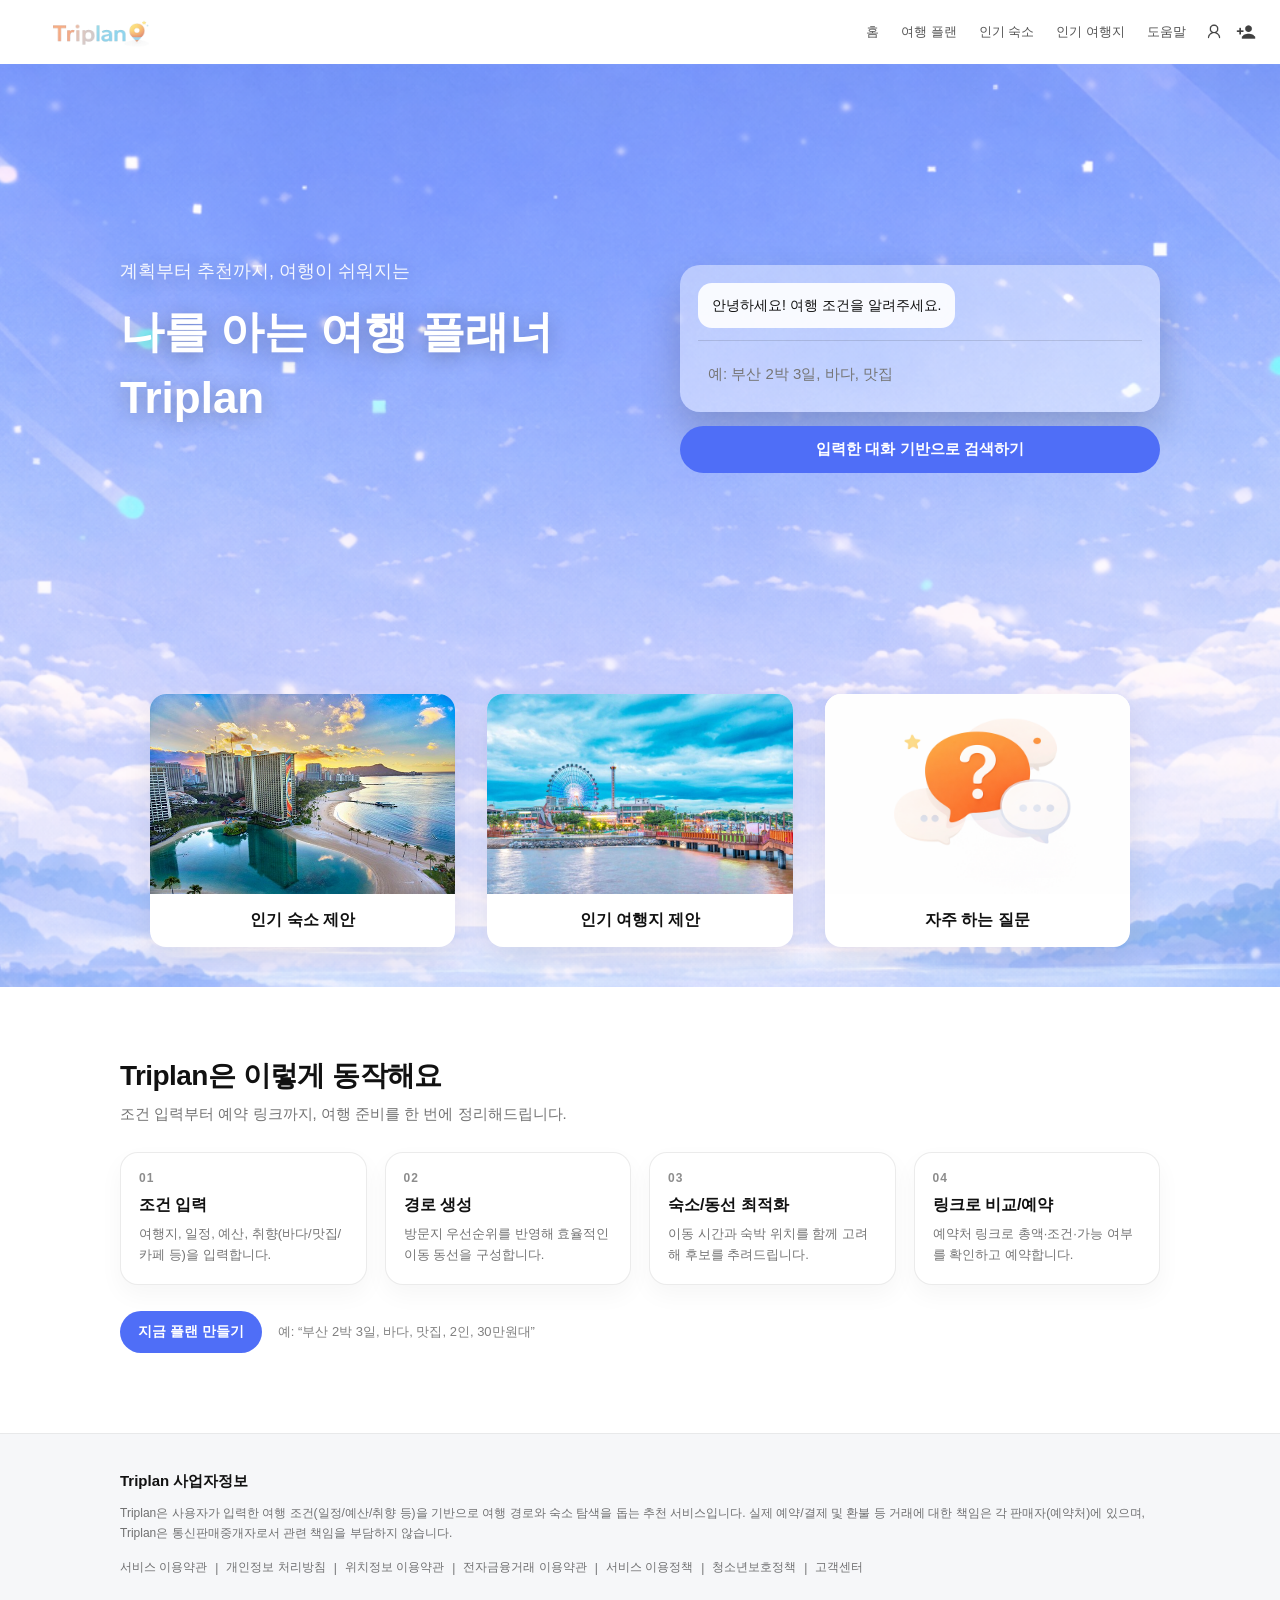
<file: project/index.html>
<!DOCTYPE html>
<html lang="ko">
<head>
  <meta charset="UTF-8" />
  <meta name="viewport" content="width=device-width, initial-scale=1.0" />
  <title>Triplan</title>
  <link rel="stylesheet" href="../project/index.css" />
</head>

<body>
  <header class="header">
    <nav class="nav">
      <a class="brand" href="../project/index.html">
        <img class="brand-img" src="../projectimg/logo.png" alt="Triplan" />
      </a>

      <div class="nav-menu">
        <a href="../project/index.html">홈</a>
        <a href="../project/plan.html">여행 플랜</a>
        <a href="#">인기 숙소</a>
        <a href="#">인기 여행지</a>
        <a href="#">도움말</a>
      </div>

      <div class="nav-logsign">
        <a href="login.html" id="login" aria-label="로그인">
          <img class="icon" src="../projectimg/login.png" alt="로그인" />
        </a>
        <a href="signup.html" aria-label="회원가입">
          <img class="icon" src="../projectimg/signup.png" alt="회원가입" />
        </a>
      </div>
    </nav>
  </header>
<!-- 여기까지는 공통 사용 -->
  <main class="main">
    <section class="sub">
      <div class="intro">
        <h1 class="intitle">
          계획부터 추천까지, 여행이 쉬워지는<br />
          <span class="intstrong">나를 아는 여행 플래너<br />Triplan</span>
        </h1>
      </div>

      <div class="panel">
        <div class="chat">
          <div class="log">
            <div class="msg bot">안녕하세요! 여행 조건을 알려주세요.</div>
          </div>

          <div class="input1">
            <input class="input2" type="text" placeholder="예: 부산 2박 3일, 바다, 맛집" />
          </div>
        </div>

        <div class="panel2">
          <a class="btn" href="../project/plan.html">입력한 대화 기반으로 검색하기</a>
        </div>
      </div>
    </section>

    <section class="cards">
      <article class="card">
        <img class="cardimg" src="../projectimg/card1.jpg" alt="인기 숙소" />
        <h2 class="cardtitle">인기 숙소 제안</h2>
      </article>

      <article class="card">
        <img class="cardimg" src="../projectimg/card2.jpg" alt="인기 여행지" />
        <h2 class="cardtitle">인기 여행지 제안</h2>
      </article>

      <article class="card">
        <img class="cardimg" src="../projectimg/card3.png" alt="자주 하는 질문" />
        <h2 class="cardtitle">자주 하는 질문</h2>
      </article>
    </section>

    <section class="steps1">
      <div class="wrap">
        <div class="stepshead">
          <h2 class="stepstitle">Triplan은 이렇게 동작해요</h2>
          <p class="stepssub">조건 입력부터 예약 링크까지, 여행 준비를 한 번에 정리해드립니다.</p>
        </div>

        <div class="steps2">
          <div class="step">
            <div class="step1234">01</div>
            <h3 class="steptitle">조건 입력</h3>
            <p class="steptext">여행지, 일정, 예산, 취향(바다/맛집/카페 등)을 입력합니다.</p>
          </div>

          <div class="step">
            <div class="step1234">02</div>
            <h3 class="steptitle">경로 생성</h3>
            <p class="steptext">방문지 우선순위를 반영해 효율적인 이동 동선을 구성합니다.</p>
          </div>

          <div class="step">
            <div class="step1234">03</div>
            <h3 class="steptitle">숙소/동선 최적화</h3>
            <p class="steptext">이동 시간과 숙박 위치를 함께 고려해 후보를 추려드립니다.</p>
          </div>

          <div class="step">
            <div class="step1234">04</div>
            <h3 class="steptitle">링크로 비교/예약</h3>
            <p class="steptext">예약처 링크로 총액·조건·가능 여부를 확인하고 예약합니다.</p>
          </div>
        </div>

        <div class="stepsfoot">
          <a class="btn small" href="../project/plan.html">지금 플랜 만들기</a>
          <span class="hint">예: “부산 2박 3일, 바다, 맛집, 2인, 30만원대”</span>
        </div>
      </div>
    </section>
  </main>

  <footer class="footer">
    <div class="wrap">
        <a class="footertitle">Triplan 사업자정보</a>


      <p class="footertext">
        Triplan은 사용자가 입력한 여행 조건(일정/예산/취향 등)을 기반으로 여행 경로와 숙소 탐색을 돕는 추천 서비스입니다.
        실제 예약/결제 및 환불 등 거래에 대한 책임은 각 판매자(예약처)에 있으며, Triplan은 통신판매중개자로서 관련 책임을 부담하지 않습니다.
      </p>

      <div class="footerbottom">
        <nav class="footerlinks">
          <a href="#">서비스 이용약관</a><span>|</span>
          <a href="#">개인정보 처리방침</a><span>|</span>
          <a href="#">위치정보 이용약관</a><span>|</span>
          <a href="#">전자금융거래 이용약관</a><span>|</span>
          <a href="#">서비스 이용정책</a><span>|</span>
          <a href="#">청소년보호정책</a><span>|</span>
          <a href="#">고객센터</a>
        </nav>
      </div>
    </div>
  </footer>
<!-- 로그인 -->
 <div id="pop" class="pop" aria-hidden="true">
  <div id="dim" class="dim"></div>

  <div class="box" role="dialog" aria-modal="true" aria-labelledby="tit">
    <button type="button" id="x" class="x" aria-label="닫기">×</button>

    <h2 id="tit" class="tit">로그인</h2>

    <form class="form" action="#" method="post">
      <label class="f">
        <span>아이디</span>
        <input type="email" name="id" placeholder="you@example.com" required />
      </label>

      <label class="f">
        <span>비밀번호</span>
        <input type="password" name="pw" placeholder="••••••••" required />
      </label>

      <button type="submit" class="ok">로그인</button>

      <div class="foot">
        <a href="signup.html">회원가입</a>
        <a href="#" class="m">비밀번호 찾기</a>
      </div>
    </form>
  </div>
</div>

  <script>
    // ===== login  // 구현을 위해 gpt사용
    const login = document.getElementById("login");
  const pop = document.getElementById("pop");
  const dim = document.getElementById("dim");
  const x = document.getElementById("x");

  function on() {
    pop.classList.add("on");
    pop.setAttribute("aria-hidden", "false");
    document.body.style.overflow = "hidden";
  }

  function off() {
    pop.classList.remove("on");
    pop.setAttribute("aria-hidden", "true");
    document.body.style.overflow = "";
  }

  if (login && pop) {
    login.addEventListener("click", (e) => {
      e.preventDefault(); // login.html 이동 막기
      on();
    });

    dim.addEventListener("click", off);
    x.addEventListener("click", off);

    window.addEventListener("keydown", (e) => {
      if (e.key === "Escape" && pop.classList.contains("on")) off();
    });
  }
  </script>
  <script>
    // 구현을 위해 gpt사용
    document.addEventListener("DOMContentLoaded", () => {
      const input = document.querySelector(".input2");
      const log = document.querySelector(".log");

      function pushMsg(text, type) {
        const el = document.createElement("div");
        el.className = "msg " + type;
        el.textContent = text;
        log.appendChild(el);
        log.scrollTop = log.scrollHeight;
      }

      function sendMessage() {
        const text = input.value.trim();
        if (!text) return;
        pushMsg(text, "me");
        input.value = "";
        input.focus();
      }

      input.addEventListener("keydown", (e) => {
        if (e.key === "Enter") {
          e.preventDefault();
          sendMessage();
        }
      });
    });
  </script>
</body>
</html>
</file>
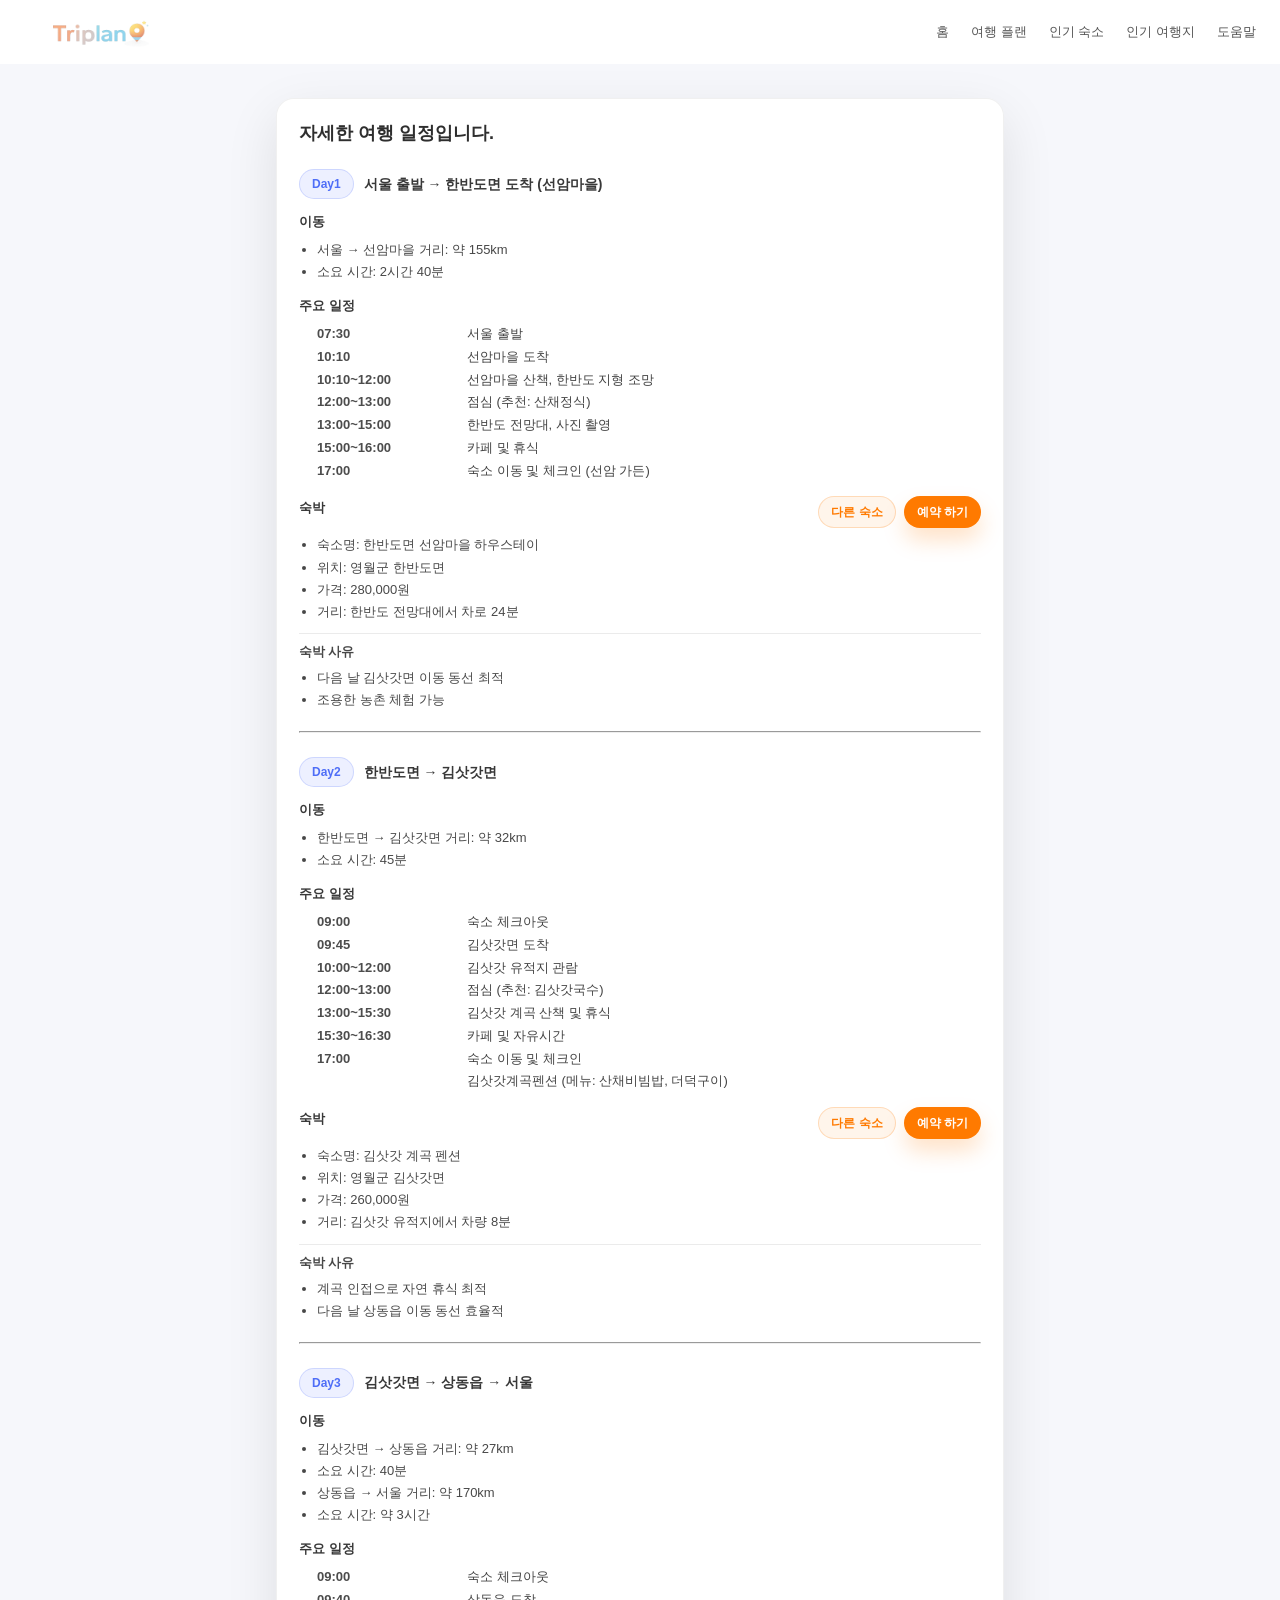
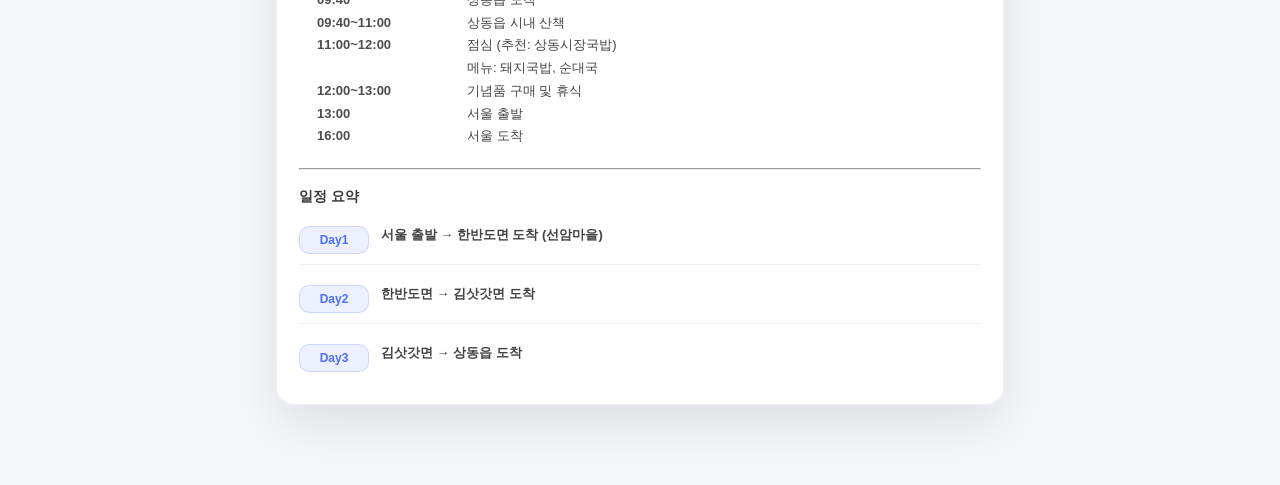
<file: project/detail.html>
<!DOCTYPE html>
<html lang="ko">
<head>
  <meta charset="UTF-8" />
  <meta name="viewport" content="width=device-width, initial-scale=1.0" />
  <title>Triplan | 상세 일정</title>
  <link rel="stylesheet" href="../project/detail.css" />
</head>

<body>
  <header class="header">
    <nav class="nav">
      <a class="brand" href="../project/index.html">
        <img class="brand-img" src="../projectimg/logo.png" alt="Triplan" />
      </a>

      <div class="nav-menu">
        <a href="../project/index.html">홈</a>
        <a href="../project/plan.html">여행 플랜</a>
        <a href="#">인기 숙소</a>
        <a href="#">인기 여행지</a>
        <a href="#">도움말</a>
      </div>

      <!-- <div class="nav-logsign">
        <a href="login.html" aria-label="로그인">
          <img class="icon" src="../projectimg/login.png" alt="로그인" />
        </a>
        <a href="signup.html" aria-label="회원가입">
          <img class="icon" src="../projectimg/signup.png" alt="회원가입" />
        </a>
      </div>
    </nav> -->
  </header>
<main class="page">
  <div class="container">
    <div class="main">
      <h1 class="title">자세한 여행 일정입니다.</h1>

      <section class="day">
        <div class="day-head">
          <span class="c">Day1</span>
          <h2>서울 출발 → 한반도면 도착 (선암마을)</h2>
        </div>

        <div class="detail">
          <h3>이동</h3>
          <ul class="list">
            <li>서울 → 선암마을 거리: 약 155km</li>
            <li>소요 시간: 2시간 40분</li>
          </ul>
        </div>

        <div class="detail">
          <h3>주요 일정</h3>
          <ul class="sc">
            <li><span class="t">07:30</span>서울 출발</li>
            <li><span class="t">10:10</span>선암마을 도착</li>
            <li><span class="t">10:10~12:00</span>선암마을 산책, 한반도 지형 조망</li>
            <li><span class="t">12:00~13:00</span>점심 (추천: 산채정식)</li>
            <li><span class="t">13:00~15:00</span>한반도 전망대, 사진 촬영</li>
            <li><span class="t">15:00~16:00</span>카페 및 휴식</li>
            <li><span class="t">17:00</span>숙소 이동 및 체크인 (선암 가든)</li>
          </ul>
        </div>

        <div class="detail stay">
          <div class="bar">
            <h3>숙박</h3>
            <div class="btns">
              <a class="btn btn-other" href="#">다른 숙소</a>
              <a class="btn btn-pri" href="#">예약 하기</a>
            </div>
          </div>

          <ul class="list">
            <li>숙소명: 한반도면 선암마을 하우스테이</li>
            <li>위치: 영월군 한반도면</li>
            <li>가격: 280,000원</li>
            <li>거리: 한반도 전망대에서 차로 24분</li>
          </ul>

          <div class="sub">
            <div class="sub-title">숙박 사유</div>
            <ul class="list">
              <li>다음 날 김삿갓면 이동 동선 최적</li>
              <li>조용한 농촌 체험 가능</li>
            </ul>
          </div>
        </div>
      </section>

      <hr class="line" />

      <section class="day">
        <div class="day-head">
          <span class="c">Day2</span>
          <h2>한반도면 → 김삿갓면</h2>
        </div>

        <div class="detail">
          <h3>이동</h3>
          <ul class="list">
            <li>한반도면 → 김삿갓면 거리: 약 32km</li>
            <li>소요 시간: 45분</li>
          </ul>
        </div>

        <div class="detail">
          <h3>주요 일정</h3>
          <ul class="sc">
            <li><span class="t">09:00</span>숙소 체크아웃</li>
            <li><span class="t">09:45</span>김삿갓면 도착</li>
            <li><span class="t">10:00~12:00</span>김삿갓 유적지 관람</li>
            <li><span class="t">12:00~13:00</span>점심 (추천: 김삿갓국수)</li>
            <li><span class="t">13:00~15:30</span>김삿갓 계곡 산책 및 휴식</li>
            <li><span class="t">15:30~16:30</span>카페 및 자유시간</li>
            <li><span class="t">17:00</span>숙소 이동 및 체크인</li>
            <li><span class="t"></span>김삿갓계곡펜션 (메뉴: 산채비빔밥, 더덕구이)</li>
          </ul>
        </div>

        <div class="detail stay">
          <div class="bar">
            <h3>숙박</h3>
            <div class="btns">
              <a class="btn btn-other" href="#">다른 숙소</a>
              <a class="btn btn-pri" href="#">예약 하기</a>
            </div>
          </div>

          <ul class="list">
            <li>숙소명: 김삿갓 계곡 펜션</li>
            <li>위치: 영월군 김삿갓면</li>
            <li>가격: 260,000원</li>
            <li>거리: 김삿갓 유적지에서 차량 8분</li>
          </ul>

          <div class="sub">
            <div class="sub-title">숙박 사유</div>
            <ul class="list">
              <li>계곡 인접으로 자연 휴식 최적</li>
              <li>다음 날 상동읍 이동 동선 효율적</li>
            </ul>
          </div>
        </div>
      </section>

      <hr class="line" />

      <section class="day">
        <div class="day-head">
          <span class="c">Day3</span>
          <h2>김삿갓면 → 상동읍 → 서울</h2>
        </div>

        <div class="detail">
          <h3>이동</h3>
          <ul class="list">
            <li>김삿갓면 → 상동읍 거리: 약 27km</li>
            <li>소요 시간: 40분</li>
            <li>상동읍 → 서울 거리: 약 170km</li>
            <li>소요 시간: 약 3시간</li>
          </ul>
        </div>

        <div class="detail">
          <h3>주요 일정</h3>
          <ul class="sc">
            <li><span class="t">09:00</span>숙소 체크아웃</li>
            <li><span class="t">09:40</span>상동읍 도착</li>
            <li><span class="t">09:40~11:00</span>상동읍 시내 산책</li>
            <li><span class="t">11:00~12:00</span>점심 (추천: 상동시장국밥)</li>
            <li><span class="t"></span>메뉴: 돼지국밥, 순대국</li>
            <li><span class="t">12:00~13:00</span>기념품 구매 및 휴식</li>
            <li><span class="t">13:00</span>서울 출발</li>
            <li><span class="t">16:00</span>서울 도착</li>
          </ul>
        </div>
      </section>

      <hr class="line" />

      <section class="plan">
        <h2 class="plan-title">일정 요약</h2>
        <div class="plan-list">
          <div class="plan-row"><span class="c c2">Day1</span>서울 출발 → 한반도면 도착 (선암마을)</div>
          <div class="plan-row"><span class="c c2">Day2</span>한반도면 → 김삿갓면 도착</div>
          <div class="plan-row"><span class="c c2">Day3</span>김삿갓면 → 상동읍 도착</div>
        </div>
      </section>
    </div>
  </div>
</main>
</body>
</html>
</file>
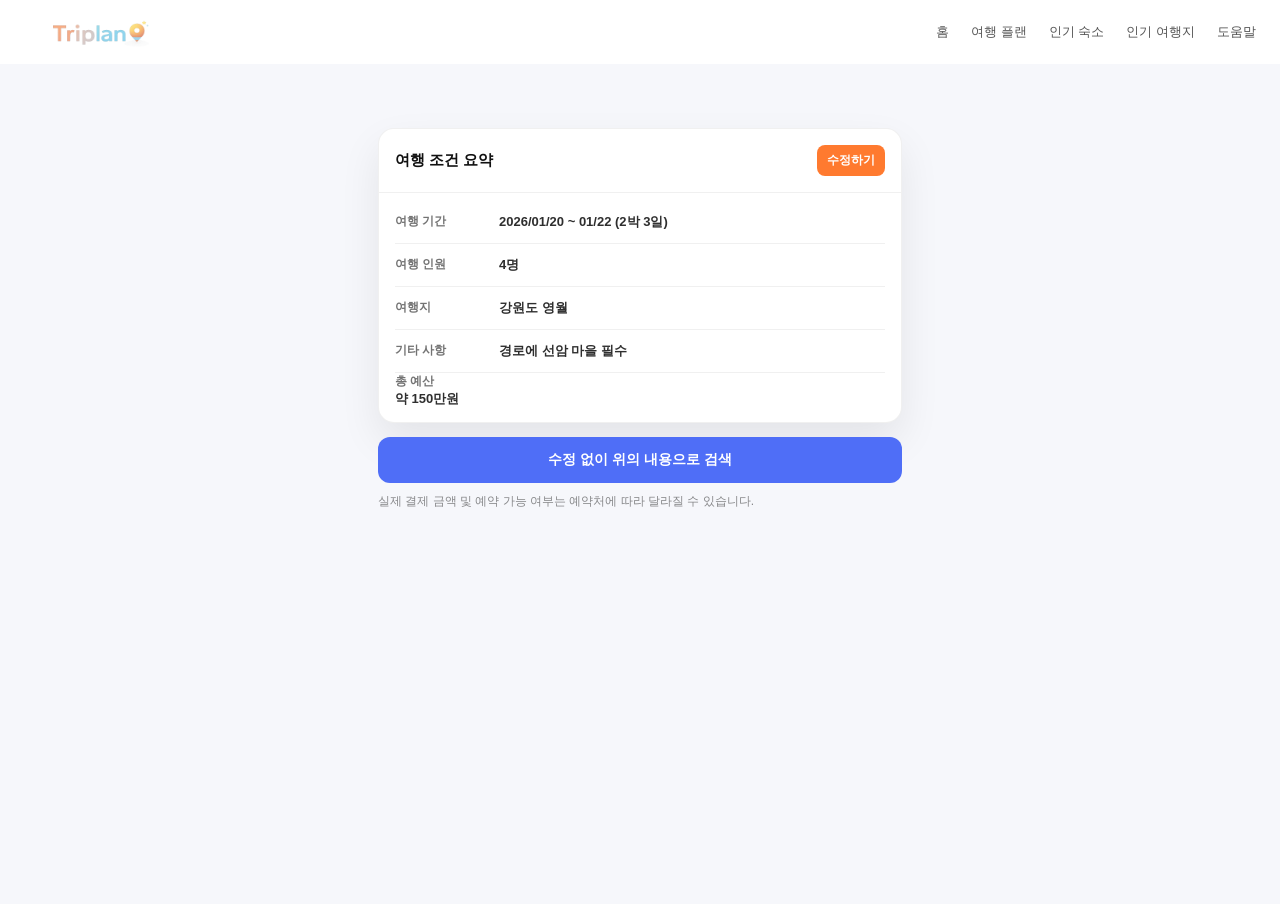
<file: project/plan.html>
<!DOCTYPE html>
<html lang="ko">
<head>
  <meta charset="UTF-8" />
  <meta name="viewport" content="width=device-width, initial-scale=1.0" />
  <title>Triplan | 여행 조건 요약</title>
  <link rel="stylesheet" href="../project/plan.css" />
</head>

<body>
  <header class="header">
    <nav class="nav">
      <a class="brand" href="../project/index.html">
        <img class="brand-img" src="../projectimg/logo.png" alt="Triplan" />
      </a>

      <div class="nav-menu">
        <a href="../project/index.html">홈</a>
        <a href="../project/plan.html">여행 플랜</a>
        <a href="#">인기 숙소</a>
        <a href="#">인기 여행지</a>
        <a href="#">도움말</a>
      </div>

      <!-- <div class="nav-logsign">
        <a href="login.html" aria-label="로그인">
          <img class="icon" src="../projectimg/login.png" alt="로그인" />
        </a>
        <a href="signup.html" aria-label="회원가입">
          <img class="icon" src="/projectimg/signup.png" alt="회원가입" />
        </a>
      </div>
    </nav> -->
  </header>
<!-- 여기까지는 공통 사용 -->

  <main class="wrap">
    <section class="box">

      <div class="card">
        <div class="head">
          <h2 class="title">여행 조건 요약</h2>
          <a class="edit" href="#">수정하기</a>
        </div>

        <div class="rows">
          <div class="row">
            <div class="label">여행 기간</div>
            <div class="value">2026/01/20 ~ 01/22 (2박 3일)</div>
          </div>

          <div class="row">
            <div class="label">여행 인원</div>
            <div class="value">4명</div>
          </div>

          <div class="row">
            <div class="label">여행지</div>
            <div class="value">강원도 영월</div>
          </div>

          <div class="row">
            <div class="label">기타 사항</div>
            <div class="value">경로에 선암 마을 필수</div>
          </div>

          <div class="rowtotal">
            <div class="label">총 예산</div>
            <div class="value">약 150만원</div>
          </div>
        </div>
      </div>

      <a class="btn" href="../project/simple.html">수정 없이 위의 내용으로 검색</a>

      <p class="note">실제 결제 금액 및 예약 가능 여부는 예약처에 따라 달라질 수 있습니다.</p>
    </section>
  </main>
</body>
</html>
</file>
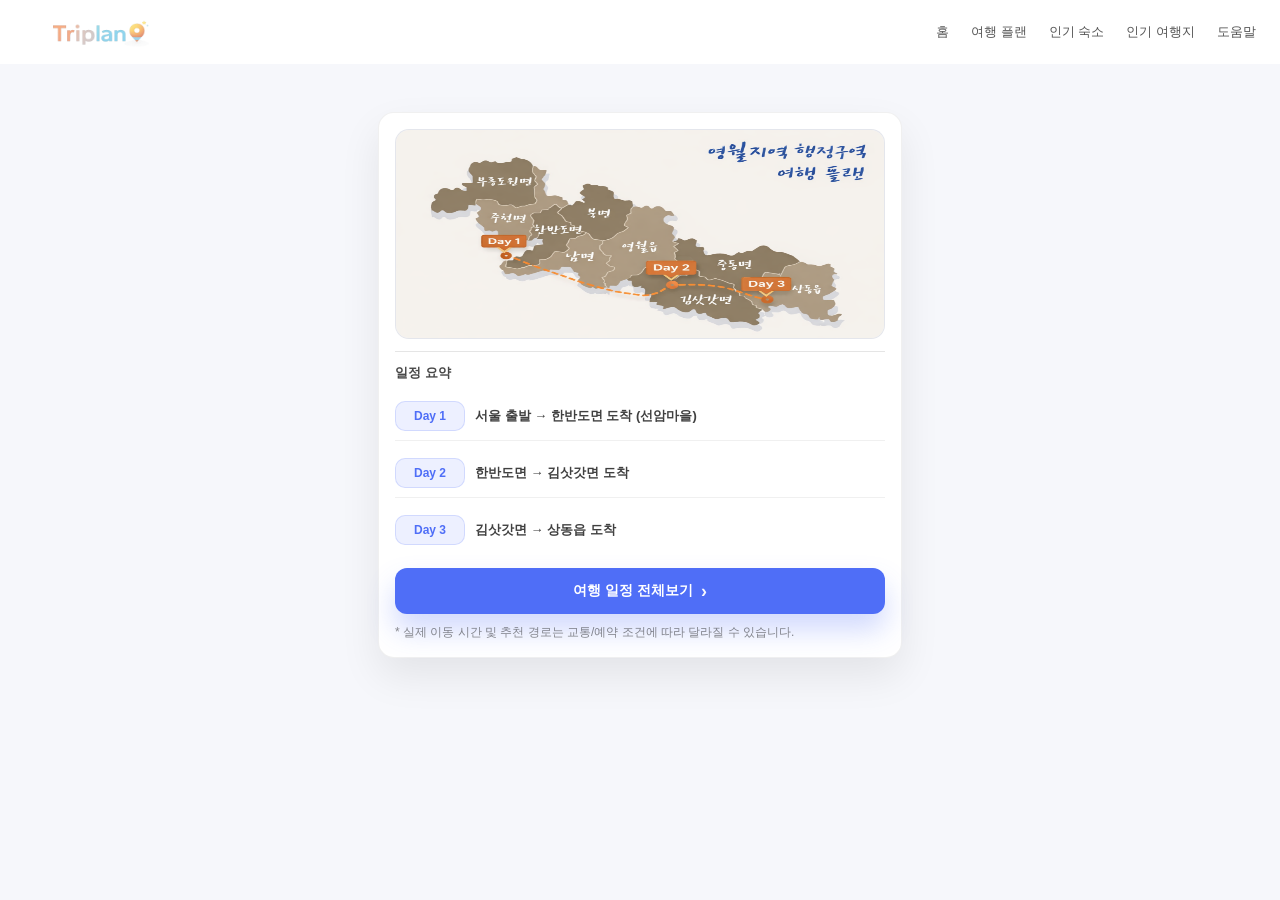
<file: project/simple.html>
<!DOCTYPE html>
<html lang="ko">
<head>
  <meta charset="UTF-8" />
  <meta name="viewport" content="width=device-width, initial-scale=1.0" />
  <title>Triplan | 경로 요약</title>
  <link rel="stylesheet" href="../project/simple.css" />
</head>

<body>
  <header class="header">
    <nav class="nav">
      <a class="brand" href="../project/index.html">
        <img class="brand-img" src="../projectimg/logo.png" alt="Triplan" />
      </a>

      <div class="nav-menu">
        <a href="../project/index.html">홈</a>
        <a href="../project/plan.html">여행 플랜</a>
        <a href="#">인기 숙소</a>
        <a href="#">인기 여행지</a>
        <a href="#">도움말</a>
      </div>

      <!-- <div class="nav-logsign">
        <a href="login.html" aria-label="로그인">
          <img class="icon" src="../projectimg/login.png" alt="로그인" />
        </a>
        <a href="signup.html" aria-label="회원가입">
          <img class="icon" src="/projectimg/signup.png" alt="회원가입" />
        </a>
      </div>
    </nav> -->
  </header>

  <main class="wrap">
    <section class="box">
      <div class="card">
        <div class="map">
          <img class="mapimg" src="../projectimg/map.png" alt="여행 경로 미리보기" />
        </div>

        <div class="sum">
          <div class="sumtitle">일정 요약</div>

          <div class="days">
            <div class="day">
              <div class="pill">Day 1</div>
              <div class="text">서울 출발 → 한반도면 도착 (선암마을)</div>
            </div>

            <div class="day">
              <div class="pill">Day 2</div>
              <div class="text">한반도면 → 김삿갓면 도착</div>
            </div>

            <div class="day">
              <div class="pill">Day 3</div>
              <div class="text">김삿갓면 → 상동읍 도착</div>
            </div>
          </div>
        </div>

        <a class="btn" href="../project/detail.html">
          여행 일정 전체보기 <span class="arrow">›</span>
        </a>

        <p class="note">
          * 실제 이동 시간 및 추천 경로는 교통/예약 조건에 따라 달라질 수 있습니다.
        </p>
      </div>
    </section>
  </main>
</body>
</html>
</file>
<file: project/index.css>
* {
  margin: 0;
  padding: 0;
  box-sizing: border-box;
}

html, body {
  height: 100%;
}

body {
  font-family: -apple-system, BlinkMacSystemFont, "Segoe UI", sans-serif;
  /* 폰트 gpt사용 */
  color: #111;
  background: #f6f7fb;
}

.header {
  background: #fff;
}

.nav {
  height: 64px;
  display: flex;
  align-items: center;
  gap: 18px;
  padding: 0 24px;
}

.brand {
  display: inline-flex;
  align-items: center;
  text-decoration: none;
}

.brand-img {
  width: 150px;
  height: 100px;
  margin-top: 10px;
}

.nav-menu {
  margin-left: auto;
  display: flex;
  gap: 22px;
  align-items: center;
}

.nav-menu a {
  font-size: 13px;
  color: #555;
  text-decoration: none;
}

.nav-menu a:hover {
  opacity: 0.7;
}

.nav-logsign {
  display: flex;
  gap: 12px;
  align-items: center;
}

.icon {
  width: 20px;
  height: 20px;
  opacity: 0.75;
  display: block;
}

.icon:hover {
  opacity: 1;
}

/* 위에까지 공통으로 사용 */

.main {
  background: url("../projectimg/main.png") no-repeat center / cover;
}

.sub {
  max-width: 1440px;
  margin: 0 auto;
  padding: 0 120px;
  min-height: 560px;
  display: grid;
  grid-template-columns: 1fr 1fr;
  align-items: center;
  gap: 80px;
}

.intitle {
  line-height: 1.5;
  font-size: 18px;
  font-weight: 400;
  color: rgba(255, 255, 255, 0.92);
  text-shadow: 0 4px 20px rgba(0, 0, 0, 0.25);
}

.intstrong {
  display: block;
  margin-top: 14px;
  font-size: 44px;
  font-weight: 700;
  color: #fff;
}

.panel {
  width: 100%;
}

.chat {
  width: 100%;
  margin-top: 50px;
  background: rgba(255, 255, 255, 0.42);
  border-radius: 20px;
  padding: 18px;
  box-shadow: 0 20px 40px rgba(0, 0, 0, 0.18);
}

.log {
  display: flex;
  gap: 10px;
  flex-direction: column;
  max-height: 240px;
  overflow: auto;
}

.msg {
  font-size: 14px;
  line-height: 1.5;
  max-width: 75%;
  padding: 12px 14px;
  border-radius: 14px;
}

.msg.bot {
  align-self: flex-start;
  background: rgba(255, 255, 255, 0.9);
  color: #111;
}

.msg.me {
  align-self: flex-end;
  background: #4f6ef7;
  color: #fff;
}

.input1 {
  margin-top: 12px;
  border-top: 1px solid rgba(0, 0, 0, 0.12);
  padding-top: 12px;
}

.input2 {
  width: 100%;
  border: none;
  background: transparent;
  outline: none;
  font-size: 15px;
  padding: 12px 10px;
}

.panel2 {
  margin-top: 14px;
}

.btn {
  display: inline-block;
  width: 100%;
  text-align: center;
  text-decoration: none;
  padding: 14px 22px;
  border-radius: 999px;
  background: #4f6ef7;
  color: #fff;
  font-weight: 700;
  font-size: 15px;
}

.btn:hover {
  background: #3d5ae0;
}

.btn.small {
  width: auto;
  padding: 12px 18px;
  font-size: 14px;
}

.cards {
  max-width: 1300px;
  margin: 70px auto 40px;
  padding: 0 150px;
  display: grid;
  grid-template-columns: repeat(3, 1fr);
  gap: 32px;
}

.card {
  background: #fff;
  border-radius: 16px;
  box-shadow: 0 10px 30px rgba(0, 0, 0, 0.08);
  overflow: hidden;
}

.card:hover {
  transform: translateY(-6px);
  transition: 0.2s;
}

.cardimg {
  width: 100%;
  height: 200px;
  object-fit: cover;
  display: block;
}

.cardtitle {
  text-align: center;
  padding: 16px 14px;
  font-size: 16px;
  font-weight: 700;
}

.steps1 {
  background: #fff;
  padding: 70px 0 80px;
}

.wrap {
  max-width: 1440px;
  margin: 0 auto;
  padding: 0 120px;
}

.stepstitle {
  font-size: 28px;
  letter-spacing: -0.02em;
}

.stepssub {
  margin-top: 10px;
  font-size: 15px;
  color: rgba(0, 0, 0, 0.55);
}

.steps2{
  margin-top: 28px;
  display: grid;
  grid-template-columns: repeat(4, 1fr);
  gap: 18px;
}

.step {
  border: 1px solid rgba(0, 0, 0, 0.08);
  border-radius: 18px;
  padding: 18px;
  background: #fff;
  box-shadow: 0 10px 25px rgba(0, 0, 0, 0.04);
}

.step1234 {
  font-size: 12px;
  font-weight: 800;
  letter-spacing: 0.10em;
  color: rgba(0, 0, 0, 0.45);
}

.steptitle {
  margin-top: 10px;
  font-size: 16px;
}

.steptext {
  margin-top: 8px;
  font-size: 13px;
  line-height: 1.6;
  color: rgba(0, 0, 0, 0.55);
}

.stepsfoot {
  margin-top: 26px;
  display: flex;
  align-items: center;
  gap: 16px;
  flex-wrap: wrap;
}

.hint {
  font-size: 13px;
  color: rgba(0, 0, 0, 0.5);
}

.footer {
  background: #f6f7f9;
  padding: 38px 0 42px;
  border-top: 1px solid rgba(0, 0, 0, 0.06);
}


.footertitle {
  border: 0;
  background: transparent;
  cursor: pointer;
  font-size: 15px;
  font-weight: 800;
  color: #111;
  display: flex;
  align-items: center;
  justify-content: space-between;
  gap: 16px;
}

.footertext {
  margin-top: 12px;
  font-size: 12px;
  line-height: 1.7;
  color: rgba(0, 0, 0, 0.55);
  max-width: 1060px;
}

.footerbottom {
  margin-top: 16px;
}

.footerlinks {
  display: flex;
  flex-wrap: wrap;
  align-items: center;
  gap: 8px;
  font-size: 12px;
  color: rgba(0, 0, 0, 0.55);
}

.footerlinks a {
  color: rgba(0, 0, 0, 0.55);
  text-decoration: none;
}

.footerlinks a:hover {
  text-decoration: underline;
}

/* 반응형 웹 구현 크기만 줄이기 */
@media (max-width: 1200px) {
  .sub { padding: 0 60px; gap: 40px; }
  .cards { padding: 0 60px; }
  .wrap { padding: 0 60px; }
}


@media (max-width: 900px) {
  .nav { padding: 0 16px; }
  .brand-img { width: 130px; height: 86px; margin-top: 6px; }

  .sub {
    padding: 56px 20px 40px;
    grid-template-columns: 1fr;
    gap: 22px;
    min-height: auto;
  }

  .chat { margin-top: 18px; }

  .intstrong { font-size: 36px; }

  .cards {
    padding: 0 20px;
    grid-template-columns: repeat(2, 1fr);
    gap: 18px;
    margin: 40px auto 28px;
  }

  .wrap { padding: 0 20px; }

  .steps2 {
    grid-template-columns: repeat(2, 1fr);
    gap: 14px;
  }
}
@media (max-width: 560px) {
  .nav {
    height: auto;
    padding: 10px 12px;
    flex-wrap: wrap;
    gap: 10px;
  }

  .brand {
    flex: 0 0 auto;
  }

  .brand-img {
    width: 120px;
    height: 80px;
    margin-top: 0;
  }

  .nav-menu {
    margin-left: 0;
    width: 100%;
    display: flex;
    flex-wrap: wrap;
    gap: 12px 14px;
    padding: 6px 0 2px;
  }

  .nav-menu a {
    font-size: 12px;
  }

  .nav-logsign {
    margin-left: auto;
  }
}

/* 로그인팝업 css */
.pop {
  position: fixed;
  inset: 0;
  display: none;
  z-index: 9999;
}

.pop.on { display: block; }

.dim {
  position: absolute;
  inset: 0;
  background: rgba(0,0,0,0.45);
  backdrop-filter: blur(4px);
}

.box {
  position: relative;
  width: min(420px, calc(100% - 40px));
  margin: 90px auto 0;
  padding: 22px 20px 18px;
  background: rgba(255,255,255,0.92);
  border: 1px solid rgba(0,0,0,0.08);
  border-radius: 18px;
  box-shadow: 0 18px 60px rgba(0,0,0,0.25);
}

.x {
  position: absolute;
  top: 10px;
  right: 12px;
  width: 36px;
  height: 36px;
  border-radius: 10px;
  border: 0;
  background: transparent;
  font-size: 22px;
  cursor: pointer;
  opacity: 0.7;
}
.x:hover { opacity: 1; }

.tit {
  font-size: 20px;
  margin-bottom: 6px;
}


.pop .form {
  display: grid;
  gap: 12px;
}

.pop .f span {
  display: block; 
  font-size: 12px;
  opacity: 0.75;
  margin: 0 0 6px;
}

.pop .f input {
  width: 100%;
  height: 42px;
  border-radius: 12px;
  border: 1px solid rgba(0,0,0,0.12);
  padding: 0 12px;
  outline: none;
  background: rgba(255,255,255,0.95);
}

.pop .f input:focus {
  border-color: rgba(79, 110, 247, 0.55);
}

.pop .ok {
  height: 44px;
  border: 0;
  border-radius: 12px;
  cursor: pointer;
  font-weight: 700;
  font-size: 15px;
  background: #4f6ef7;
  color: #fff;
}
.pop .ok:hover { background: #3d5ae0; }

.foot {
  display: flex;
  justify-content: space-between;
  margin-top: 6px;
  font-size: 12px;
}

.pop .foot a {
  text-decoration: none;
  color: rgba(0,0,0,0.75);
}
.pop .foot a:hover { text-decoration: underline; }

.pop .m { opacity: 0.7; }
</file>
<file: project/detail.css>
* {
  margin: 0;
  padding: 0;
  box-sizing: border-box;
}

html, body {
  height: 100%;
}

body {
  font-family: -apple-system, BlinkMacSystemFont, "Segoe UI", sans-serif;
  /* 폰트 gpt사용 */
  color: #111;
  background: #f6f7fb;
}

.header {
  background: #fff;
}

.nav {
  height: 64px;
  display: flex;
  align-items: center;
  gap: 18px;
  padding: 0 24px;
}

.brand {
  display: inline-flex;
  align-items: center;
  text-decoration: none;
}

.brand-img {
  width: 150px;
  height: 100px;
  margin-top: 10px;
}

.nav-menu {
  margin-left: auto;
  display: flex;
  gap: 22px;
  align-items: center;
}

.nav-menu a {
  font-size: 13px;
  color: #555;
  text-decoration: none;
}

.nav-menu a:hover {
  opacity: 0.7;
}

/* .nav-logsign {
  display: flex;
  gap: 12px;
  align-items: center;
}

.icon {
  width: 20px;
  height: 20px;
  opacity: 0.75;
  display: block;
}

.icon:hover {
  opacity: 1;
} */

/* 위에까지 공통으로 사용 */
.page {
  min-height: calc(100vh - 64px);
  padding: 34px 0 80px;
  background: #f6f7fb;
}

.container {
  max-width: 760px;
  margin: 0 auto;
  padding: 0 16px;
}

.main {
  padding: 22px;
  border-radius: 18px;
  background: rgba(255,255,255,0.92);
  border: 1px solid rgba(0,0,0,0.06);
  box-shadow: 0 18px 52px rgba(0,0,0,0.10);
}

.title {
  font-size: 18px;
  font-weight: 900;
  color: rgba(0,0,0,0.82);
  margin-bottom: 18px;
}

.day {
  padding: 6px 0 2px;
}

.day-head {
  display: flex;
  align-items: center;
  gap: 10px;
  margin-bottom: 14px;
}

.day-head h2 {
  font-size: 14px;
  font-weight: 900;
  color: rgba(0,0,0,0.78);
  line-height: 1.35;
}

.c {
  display: inline-flex;
  align-items: center;
  justify-content: center;
  height: 30px;
  padding: 0 12px;
  border-radius: 999px;
  font-size: 12px;
  font-weight: 900;
  color: #4f6ef7;
  background: rgba(79,110,247,0.10);
  border: 1px solid rgba(79,110,247,0.20);
  flex: 0 0 auto;
}

.c2{
  height: 28px;
  padding: 0 10px;
  border-radius: 10px;
}

.detail {
  margin-top: 14px;
}

.detail h3 {
  font-size: 13px;
  font-weight: 900;
  color: rgba(0,0,0,0.78);
  margin-bottom: 8px;
}

.list {
  list-style: disc;
  padding-left: 18px;
  color: rgba(0,0,0,0.72);
  font-size: 13px;
  line-height: 1.7;
}

.sc {
  list-style: disc;
  padding-left: 18px;
  font-size: 13px;
  line-height: 1.75;
  color: rgba(0,0,0,0.74);
}

.sc li {
  display: grid;
  grid-template-columns: 140px 1fr;
  gap: 10px;
  align-items: start;
}

.t {
  font-weight: 800;
  color: rgba(0,0,0,0.70);
  white-space: nowrap;
}

.bar {
  display: flex;
  align-items: center;
  justify-content: space-between;
  gap: 14px;
  margin-bottom: 6px;
}

.btns {
  display: flex;
  gap: 8px;
  flex-wrap: wrap;
}

.btn {
  display: inline-flex;
  align-items: center;
  justify-content: center;
  height: 32px;
  padding: 0 12px;
  border-radius: 999px;
  font-size: 12px;
  font-weight: 900;
  text-decoration: none;
  border: 1px solid transparent;
  transition: 0.18s;
  white-space: nowrap;
}

.btn-pri {
  background: #ff7a00;
  color: #fff;
  box-shadow: 0 12px 22px rgba(255,122,0,0.22);
}

.btn-pri:hover {
  transform: translateY(-1px);
  filter: brightness(0.98);
}

.btn-other {
  background: rgba(255,122,0,0.08);
  color: #ff7a00;
  border-color: rgba(255,122,0,0.22);
}

.btn-other:hover {
  background: rgba(255,122,0,0.12);
  transform: translateY(-1px);
}

.sub {
  margin-top: 10px;
  padding-top: 10px;
  border-top: 1px solid rgba(0,0,0,0.08);
}

.sub-title {
  font-size: 12.5px;
  font-weight: 900;
  color: rgba(0,0,0,0.72);
  margin-bottom: 6px;
}

.line {
  height: 1px;
  background: rgba(0,0,0,0.08);
  margin: 18px 0;
}

.plan {
  margin-top: 4px;
}

.plan-title {
  font-size: 14px;
  font-weight: 900;
  color: rgba(0,0,0,0.78);
  margin-bottom: 10px;
}

.plan-list {
  display: flex;
  flex-direction: column;
  gap: 10px;
}

.plan-row {
  display: grid;
  grid-template-columns: 70px 1fr;
  gap: 12px;
  padding: 10px 0;
  border-bottom: 1px solid rgba(0,0,0,0.06);
  font-size: 13px;
  font-weight: 800;
  color: rgba(0,0,0,0.74);
}

.plan-row:last-child {
  border-bottom: none;
}
</file>
<file: project/plan.css>
* {
  margin: 0;
  padding: 0;
  box-sizing: border-box;
}

html, body {
  height: 100%;
}

body {
  font-family: -apple-system, BlinkMacSystemFont, "Segoe UI", sans-serif;
  /* 폰트 gpt사용 */
  color: #111;
  background: #f6f7fb;
}

.header {
  background: #fff;
}

.nav {
  height: 64px;
  display: flex;
  align-items: center;
  gap: 18px;
  padding: 0 24px;
}

.brand {
  display: inline-flex;
  align-items: center;
  text-decoration: none;
}

.brand-img {
  width: 150px;
  height: 100px;
  margin-top: 10px;
}

.nav-menu {
  margin-left: auto;
  display: flex;
  gap: 22px;
  align-items: center;
}

.nav-menu a {
  font-size: 13px;
  color: #555;
  text-decoration: none;
}

.nav-menu a:hover {
  opacity: 0.7;
}

/* .nav-logsign {
  display: flex;
  gap: 12px;
  align-items: center;
}

.icon {
  width: 20px;
  height: 20px;
  opacity: 0.75;
  display: block;
}

.icon:hover {
  opacity: 1;
} */

/* 위에까지 공통으로 사용 */

.wrap {
  min-height: calc(100vh - 60px);
  padding: 64px 0 90px;
}

.box {
  max-width: 560px;
  margin: 0 auto;
  padding: 0 18px;
}



.card {
  background: #fff;
  border-radius: 16px;
  box-shadow: 0 18px 40px rgba(0,0,0,0.08);
  overflow: hidden;
  border: 1px solid rgba(0,0,0,0.06);
}

.head {
  display: flex;
  align-items: center;
  justify-content: space-between;
  padding: 16px;
  border-bottom: 1px solid rgba(0,0,0,0.06);
}

.title {
  font-size: 15px;
  font-weight: 800;
}

.edit {
  text-decoration: none;
  font-size: 12px;
  font-weight: 800;
  color: #fff;
  background: #ff7a2f;
  padding: 7px 10px;
  border-radius: 8px;
}

.rows {
  padding: 8px 16px 14px;
}

.row {
  display: flex;
  gap: 12px;
  padding: 12px 0;
  border-bottom: 1px solid rgba(0,0,0,0.06);
}

.row:last-child {
  border-bottom: none;
}

.label {
  width: 92px;
  font-size: 12px;
  font-weight: 700;
  color: rgba(0,0,0,0.55);
}

.value {
  flex: 1;
  font-size: 13px;
  font-weight: 700;
  color: rgba(0,0,0,0.82);
}

.total .value {
  font-weight: 900;
  color: #111;
}

.btn {
  margin-top: 14px;
  display: block;
  width: 100%;
  text-align: center;
  text-decoration: none;
  background: #4f6ef7;
  color: #fff;
  font-size: 14px;
  font-weight: 900;
  padding: 14px 16px;
  border-radius: 12px;
}

.btn:hover {
  background: #3d5ae0;
}

.note {
  margin-top: 10px;
  font-size: 12px;
  color: rgba(0,0,0,0.45);
}
</file>
<file: project/simple.css>
* {
  margin: 0;
  padding: 0;
  box-sizing: border-box;
}

html, body {
  height: 100%;
}

body {
  font-family: -apple-system, BlinkMacSystemFont, "Segoe UI", sans-serif;
  /* 폰트 gpt사용 */
  color: #111;
  background: #f6f7fb;
}

.header {
  background: #fff;
}

.nav {
  height: 64px;
  display: flex;
  align-items: center;
  gap: 18px;
  padding: 0 24px;
}

.brand {
  display: inline-flex;
  align-items: center;
  text-decoration: none;
}

.brand-img {
  width: 150px;
  height: 100px;
  margin-top: 10px;
}

.nav-menu {
  margin-left: auto;
  display: flex;
  gap: 22px;
  align-items: center;
}

.nav-menu a {
  font-size: 13px;
  color: #555;
  text-decoration: none;
}

.nav-menu a:hover {
  opacity: 0.7;
}

/* .nav-logsign {
  display: flex;
  gap: 12px;
  align-items: center;
}

.icon {
  width: 20px;
  height: 20px;
  opacity: 0.75;
  display: block;
}

.icon:hover {
  opacity: 1;
} */

/* 위에까지 공통으로 사용 */

.wrap {
  min-height: calc(100vh - 64px);
  padding: 48px 0 80px;
}

.box {
  max-width: 560px;
  margin: 0 auto;
  padding: 0 18px;
}

.card {
  background: #fff;
  border-radius: 16px;
  border: 1px solid rgba(0,0,0,0.06);
  box-shadow: 0 18px 40px rgba(0,0,0,0.08);
  padding: 16px;
}

.map {
  border-radius: 14px;
  overflow: hidden;
  border: 1px solid rgba(0,0,0,0.06);
  background: #f2f4fb;
  height: 210px;
  width: 490px;
}

.mapimg {
  width: 100%;
  height: 100%;
  display: block;
}

.sum {
  margin-top: 12px;
  padding-top: 12px;
  border-top: 1px solid rgba(0,0,0,0.10);
}

.sumtitle {
  font-size: 13px;
  font-weight: 900;
  color: rgba(0,0,0,0.72);
  margin-bottom: 10px;
}

.days {
  display: flex;
  flex-direction: column;
  gap: 8px;
}

.day {
  display: grid;
  grid-template-columns: 70px 1fr;
  gap: 10px;
  align-items: center;
  padding: 9px 0;
  border-bottom: 1px solid rgba(0,0,0,0.06);
}

.day:last-child {
  border-bottom: none;
}

.pill {
  text-align: center;
  font-size: 12px;
  font-weight: 900;
  padding: 7px 0;
  border-radius: 10px;
  color: #4f6ef7;
  background: rgba(79,110,247,0.10);
  border: 1px solid rgba(79,110,247,0.18);
}

.text {
  font-size: 13px;
  font-weight: 700;
  color: rgba(0,0,0,0.75);
}

.btn {
  margin-top: 14px;
  width: 100%;
  display: flex;
  align-items: center;
  justify-content: center;
  gap: 8px;
  text-decoration: none;
  background: #4f6ef7;
  color: #fff;
  font-size: 14px;
  font-weight: 900;
  padding: 14px 16px;
  border-radius: 12px;
  box-shadow: 0 16px 28px rgba(79,110,247,0.26);
}

.btn:hover {
  background: #3d5ae0;
  transform: translateY(-1px);
}

.arrow {
  font-size: 18px;
  line-height: 1;
  opacity: 0.95;
}

.note {
  margin-top: 10px;
  font-size: 12px;
  color: rgba(0,0,0,0.45);
}

@media (max-width: 768px) {
  .map {
    height: 200px;
  }
}
</file>
